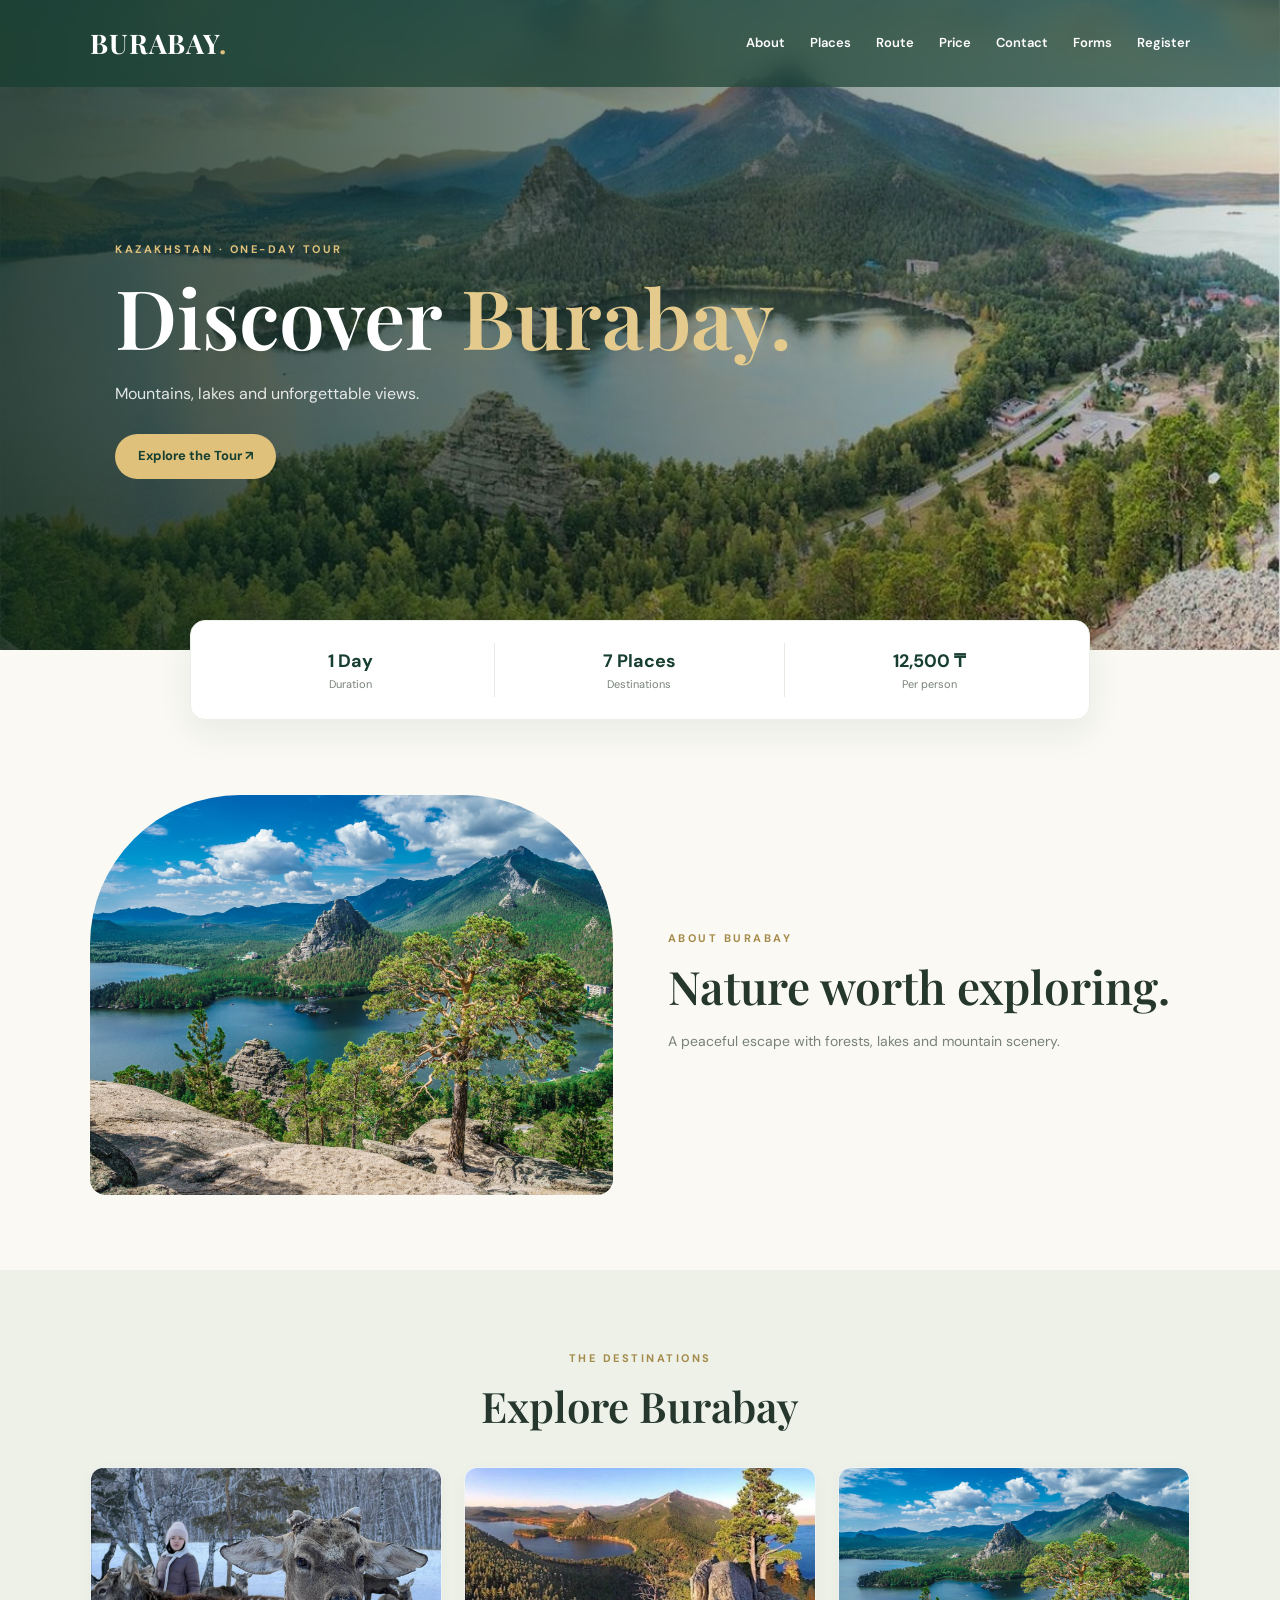
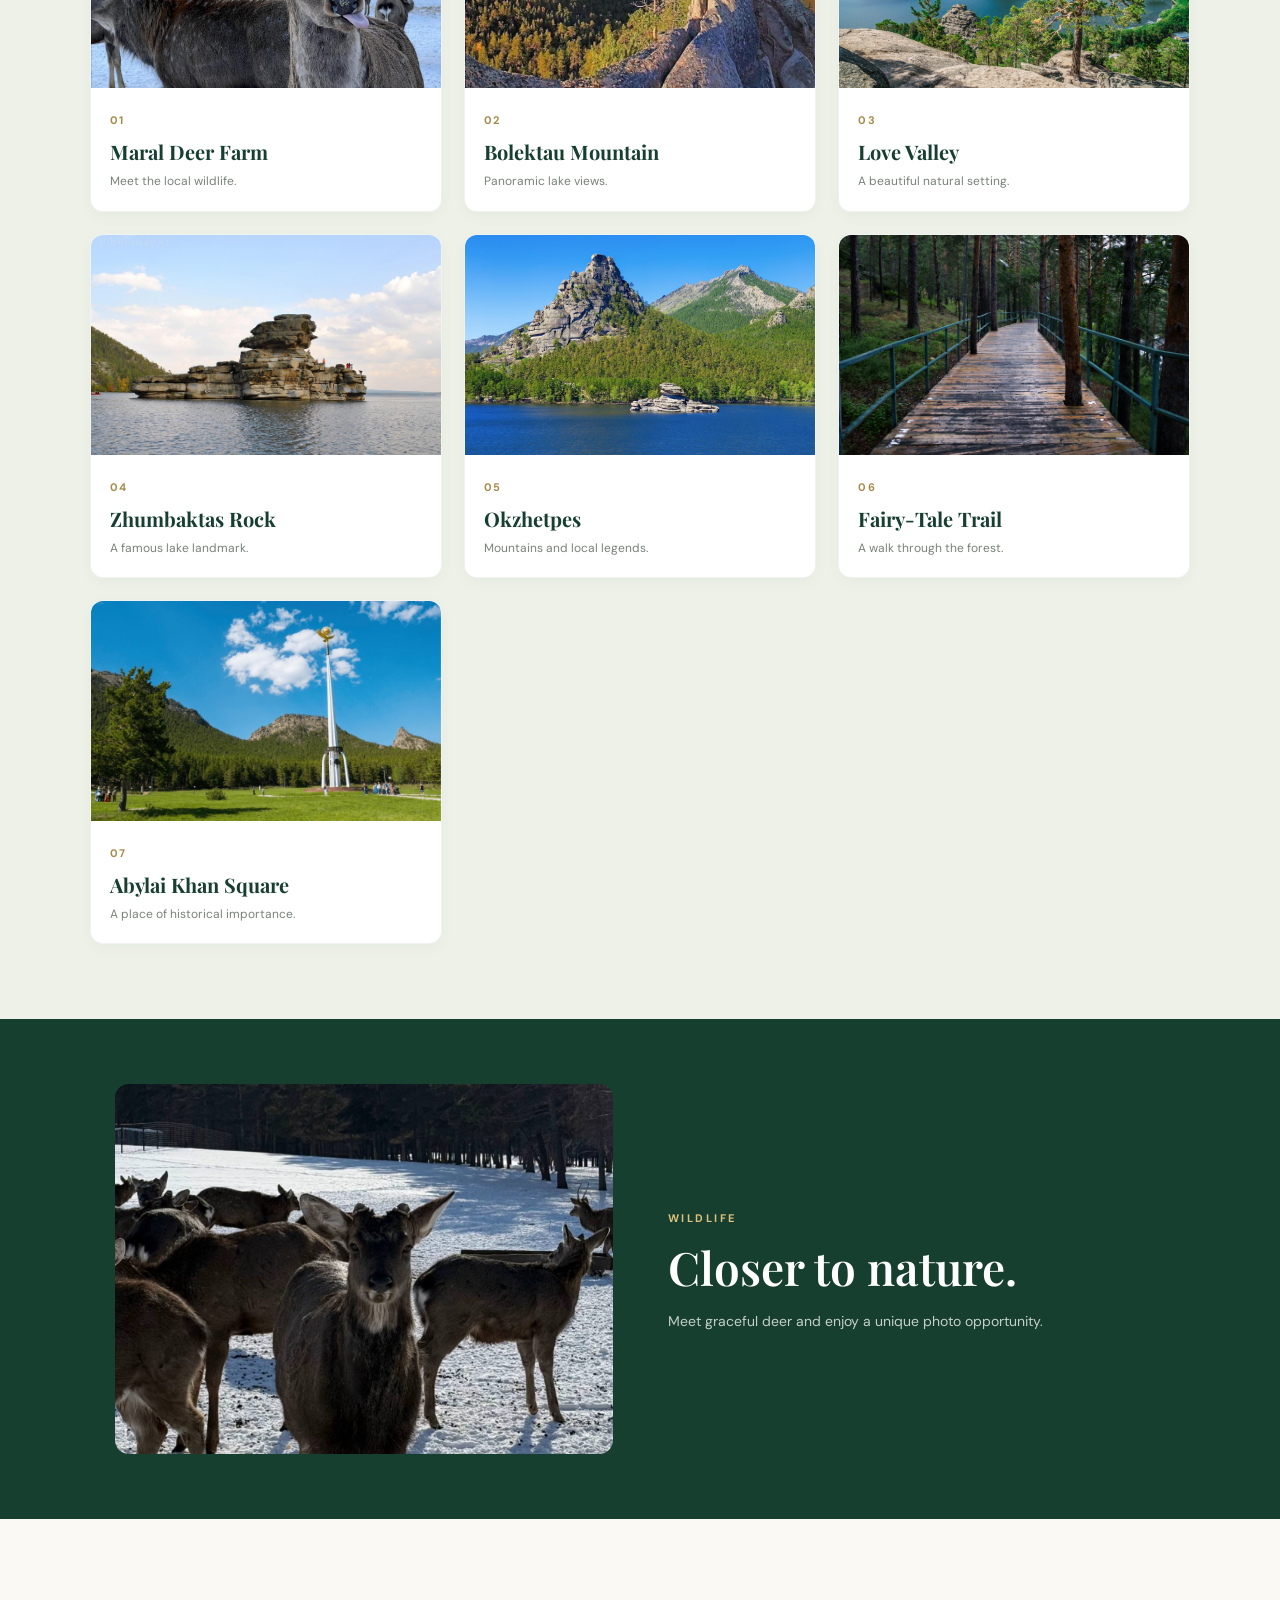
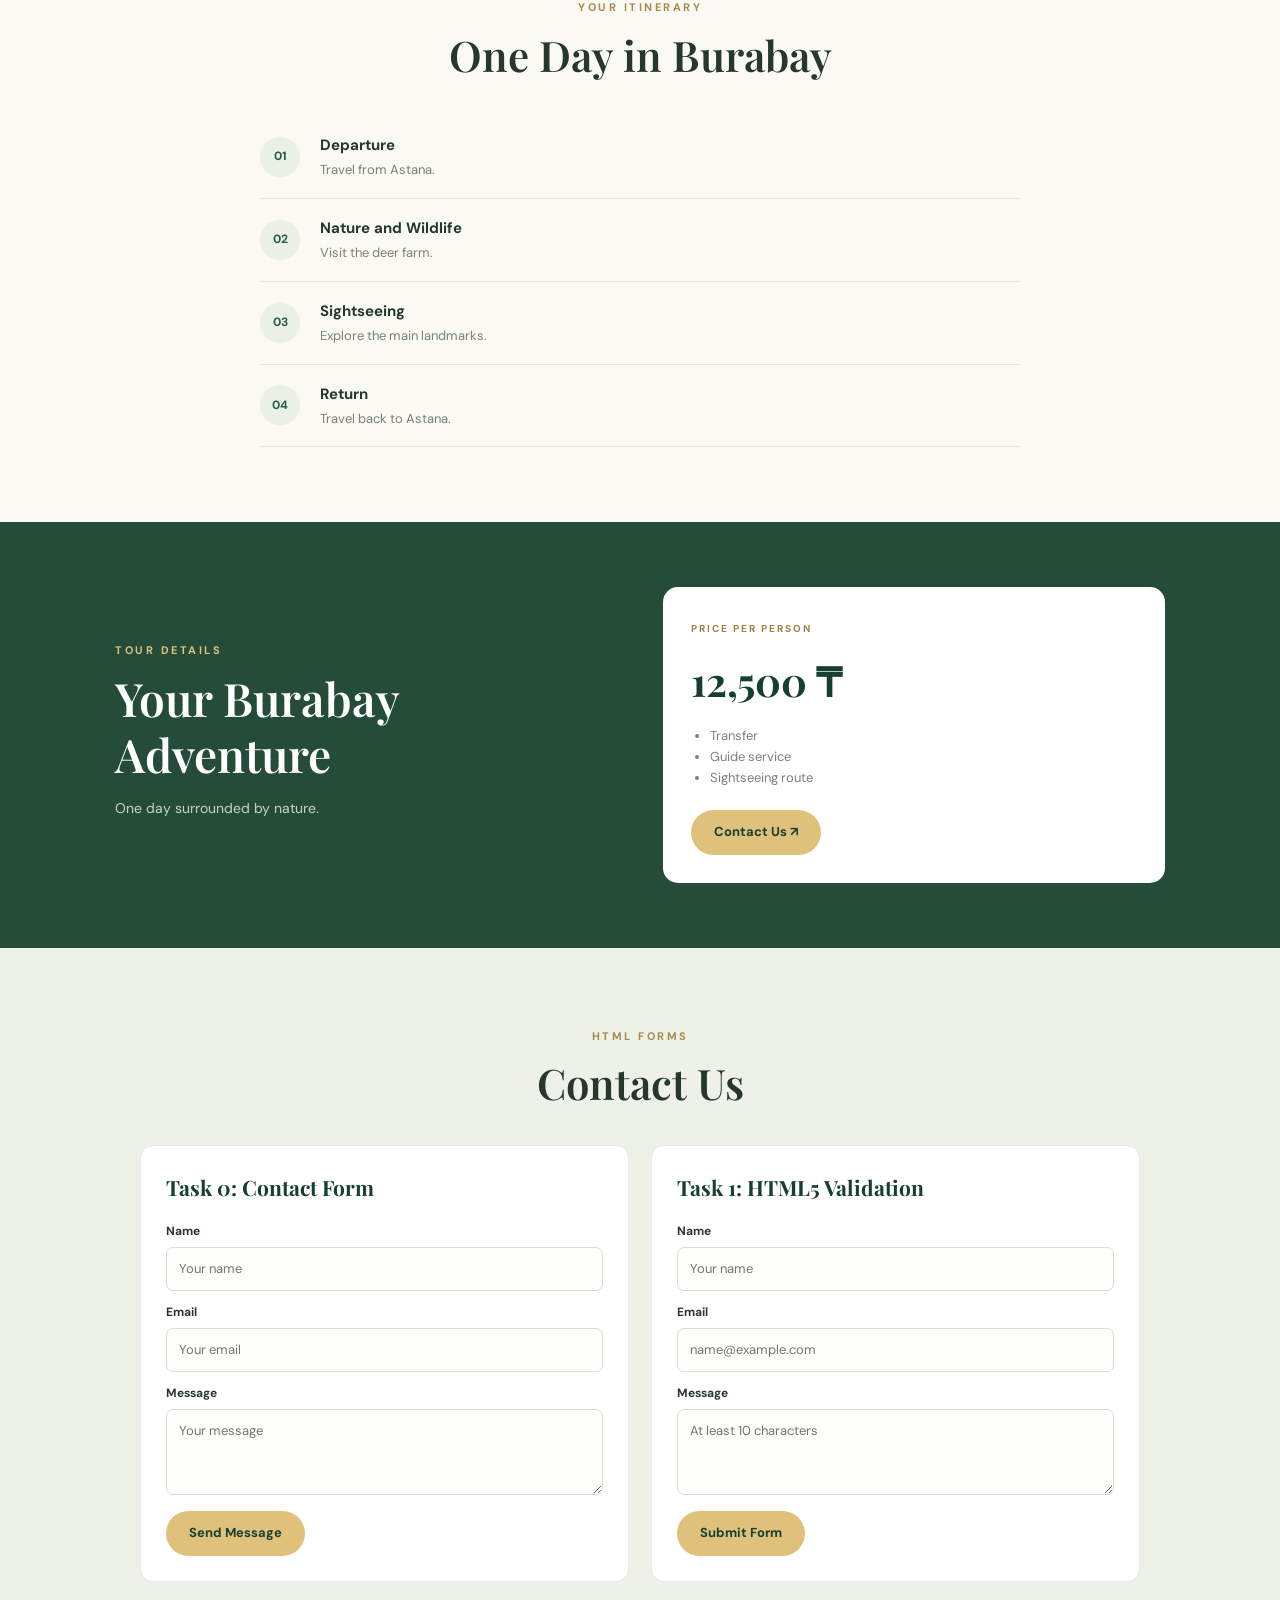
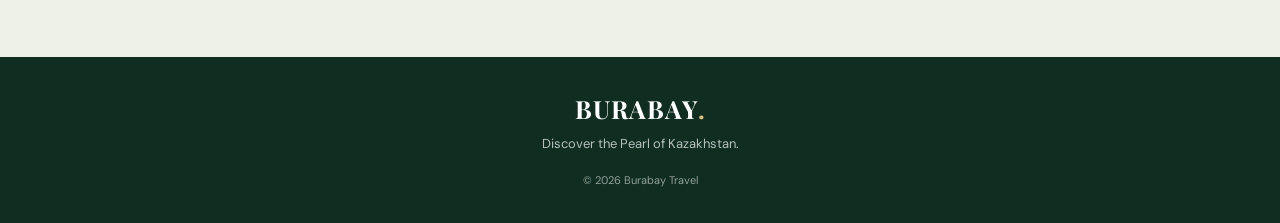
<file: index.html>
<!DOCTYPE html>
<html lang="en">
<head>
    <meta charset="UTF-8">
    <meta name="viewport" content="width=device-width, initial-scale=1.0">
    <title>Burabay Travel</title>
    <link rel="stylesheet" href="style.css">
</head>
<body>

<header class="site-header">
    <a href="#" class="logo">BURABAY<span>.</span></a>
    <nav class="main-nav">
    <a href="#about">About</a>
    <a href="#places">Places</a>
    <a href="#route">Route</a>
    <a href="#booking">Price</a>
    <a href="#contact">Contact</a>
    <a href="bootstrap.html">Forms</a>
    <a href="registration.html">Register</a>
</nav>
</header>

<main>

<section class="hero">
    <img class="hero-image" src="foto1.jpg" alt="Burabay landscape">
    <div class="hero-content">
        <span class="eyebrow">KAZAKHSTAN · ONE-DAY TOUR</span>
        <h1>Discover <span>Burabay.</span></h1>
        <p>Mountains, lakes and unforgettable views.</p>
        <a href="#places" class="button">Explore the Tour ↗</a>
    </div>
</section>

<section class="quick-info">
    <div class="info-item">
        <strong>1 Day</strong>
        <small>Duration</small>
    </div>
    <div class="info-item">
        <strong>7 Places</strong>
        <small>Destinations</small>
    </div>
    <div class="info-item">
        <strong>12,500 ₸</strong>
        <small>Per person</small>
    </div>
</section>

<section class="section intro" id="about">
    <div class="intro-photo">
        <img src="foto2.jpg" alt="Burabay nature">
    </div>
    <div class="intro-copy">
        <span class="eyebrow">ABOUT BURABAY</span>
        <h2>Nature worth exploring.</h2>
        <p>A peaceful escape with forests, lakes and mountain scenery.</p>
    </div>
</section>

<section class="section places-section" id="places">
    <div class="section-heading">
        <span class="eyebrow">THE DESTINATIONS</span>
        <h2>Explore Burabay</h2>
    </div>

    <div class="places-grid">
        <article class="place-card">
            <img src="foto3.jpg" alt="Maral Deer Farm">
            <div class="place-card-content">
                <span class="place-number">01</span>
                <h3>Maral Deer Farm</h3>
                <p>Meet the local wildlife.</p>
            </div>
        </article>

        <article class="place-card">
            <img src="foto4.jpg" alt="Bolektau Mountain">
            <div class="place-card-content">
                <span class="place-number">02</span>
                <h3>Bolektau Mountain</h3>
                <p>Panoramic lake views.</p>
            </div>
        </article>

        <article class="place-card">
            <img src="foto5.jpg" alt="Love Valley">
            <div class="place-card-content">
                <span class="place-number">03</span>
                <h3>Love Valley</h3>
                <p>A beautiful natural setting.</p>
            </div>
        </article>

        <article class="place-card">
            <img src="foto6.jpg" alt="Zhumbaktas Rock">
            <div class="place-card-content">
                <span class="place-number">04</span>
                <h3>Zhumbaktas Rock</h3>
                <p>A famous lake landmark.</p>
            </div>
        </article>

        <article class="place-card">
            <img src="foto7.jpg" alt="Okzhetpes">
            <div class="place-card-content">
                <span class="place-number">05</span>
                <h3>Okzhetpes</h3>
                <p>Mountains and local legends.</p>
            </div>
        </article>

        <article class="place-card">
            <img src="foto8.jpg" alt="Forest trail">
            <div class="place-card-content">
                <span class="place-number">06</span>
                <h3>Fairy-Tale Trail</h3>
                <p>A walk through the forest.</p>
            </div>
        </article>

        <article class="place-card">
            <img src="foto9.jpg" alt="Abylai Khan Square">
            <div class="place-card-content">
                <span class="place-number">07</span>
                <h3>Abylai Khan Square</h3>
                <p>A place of historical importance.</p>
            </div>
        </article>
    </div>
</section>

<section class="deer-section">
    <div class="deer-image">
        <img src="foto10.jpg" alt="Deer in Burabay">
    </div>
    <div class="deer-copy">
        <span class="eyebrow">WILDLIFE</span>
        <h2>Closer to nature.</h2>
        <p>Meet graceful deer and enjoy a unique photo opportunity.</p>
    </div>
</section>

<section class="section route-section" id="route">
    <div class="section-heading">
        <span class="eyebrow">YOUR ITINERARY</span>
        <h2>One Day in Burabay</h2>
    </div>

    <div class="timeline">
        <div class="timeline-item">
            <span>01</span>
            <div>
                <h3>Departure</h3>
                <p>Travel from Astana.</p>
            </div>
        </div>

        <div class="timeline-item">
            <span>02</span>
            <div>
                <h3>Nature and Wildlife</h3>
                <p>Visit the deer farm.</p>
            </div>
        </div>

        <div class="timeline-item">
            <span>03</span>
            <div>
                <h3>Sightseeing</h3>
                <p>Explore the main landmarks.</p>
            </div>
        </div>

        <div class="timeline-item">
            <span>04</span>
            <div>
                <h3>Return</h3>
                <p>Travel back to Astana.</p>
            </div>
        </div>
    </div>
</section>

<section class="booking-section" id="booking">
    <div class="booking-copy">
        <span class="eyebrow">TOUR DETAILS</span>
        <h2>Your Burabay Adventure</h2>
        <p>One day surrounded by nature.</p>
    </div>

    <div class="price-card">
        <span class="price-label">PRICE PER PERSON</span>
        <div class="price">12,500 ₸</div>
        <ul>
            <li>Transfer</li>
            <li>Guide service</li>
            <li>Sightseeing route</li>
        </ul>
        <a href="#contact" class="button">Contact Us ↗</a>
    </div>
</section>

<section class="section forms-section" id="contact">
    <div class="section-heading">
        <span class="eyebrow">HTML FORMS</span>
        <h2>Contact Us</h2>
    </div>

    <div class="forms-grid">
        <div class="form-panel">
            <h3>Task 0: Contact Form</h3>
            <form action="https://formspree.io/f/xwlvbypd" method="POST">

                <label for="name">Name</label>
                <input type="text" id="name" name="name" placeholder="Your name">

                <label for="email">Email</label>
                <input type="email" id="email" name="email" placeholder="Your email">

                <label for="message">Message</label>
                <textarea id="message" name="message" rows="3" placeholder="Your message"></textarea>

                <button class="button" type="submit">Send Message</button>
            </form>
        </div>

        <div class="form-panel">
            <h3>Task 1: HTML5 Validation</h3>
            <form action="#" method="get">
                <label for="fullName">Name</label>
                <input type="text" id="fullName" name="fullName" minlength="2" required placeholder="Your name">

                <label for="validEmail">Email</label>
                <input type="email" id="validEmail" name="validEmail" required placeholder="name@example.com">

                <label for="validMessage">Message</label>
                <textarea id="validMessage" name="validMessage" rows="3" minlength="10" required placeholder="At least 10 characters"></textarea>

                <button class="button" type="submit">Submit Form</button>
            </form>
        </div>
    </div>
</section>

</main>

<footer class="site-footer">
    <a href="#" class="logo">BURABAY<span>.</span></a>
    <p>Discover the Pearl of Kazakhstan.</p>
    <small>© 2026 Burabay Travel</small>
</footer>

</body>
</html>
</file>
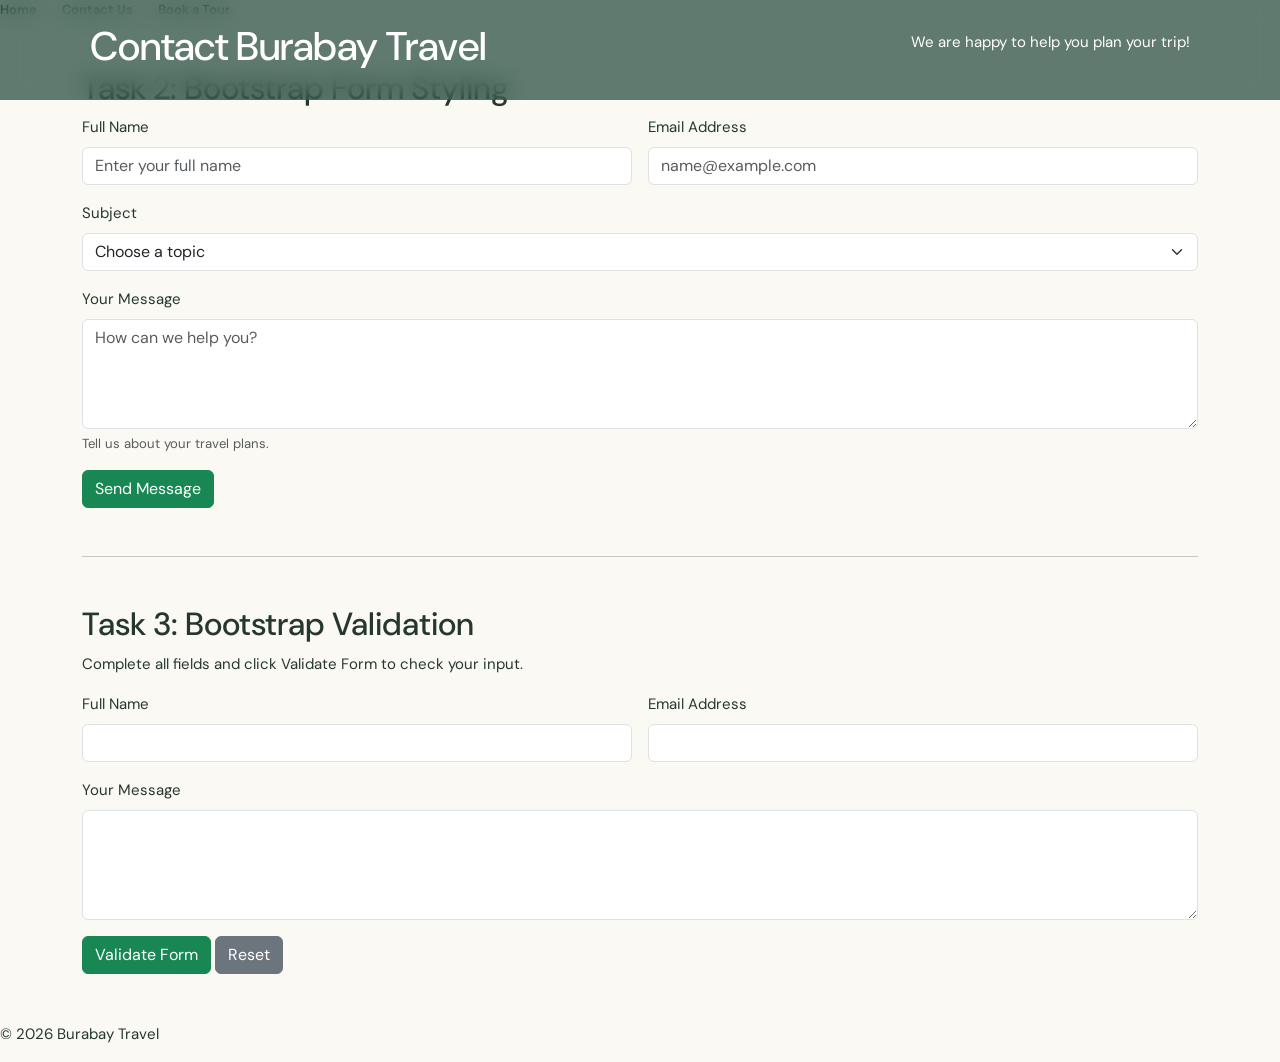
<file: bootstrap.html>
<!DOCTYPE html>
<html lang="en">
<head>
    <meta charset="UTF-8">
    <meta name="viewport" content="width=device-width, initial-scale=1.0">
    <title>Contact Us | Burabay Travel</title>
    <link href="https://cdn.jsdelivr.net/npm/bootstrap@5.3.3/dist/css/bootstrap.min.css" rel="stylesheet">
    <link rel="stylesheet" href="style.css">
</head>
<body>

    <header class="site-header">
        <h1>Contact Burabay Travel</h1>
        <p>We are happy to help you plan your trip!</p>
    </header>

    <nav class="main-nav">
        <a href="index.html">Home</a>
        <a href="bootstrap.html">Contact Us</a>
        <a href="registration.html">Book a Tour</a>
    </nav>

    <main class="container my-5">
        <h2>Task 2: Bootstrap Form Styling</h2>

        <form class="row g-3">
            <div class="col-md-6">
                <label for="contactName" class="form-label">Full Name</label>
                <input type="text" class="form-control" id="contactName" placeholder="Enter your full name">
            </div>

            <div class="col-md-6">
                <label for="contactEmail" class="form-label">Email Address</label>
                <input type="email" class="form-control" id="contactEmail" placeholder="name@example.com">
            </div>

            <div class="col-12">
                <label for="subject" class="form-label">Subject</label>
                <select class="form-select" id="subject">
                    <option value="">Choose a topic</option>
                    <option value="tour">Tour Information</option>
                    <option value="transportation">Transportation</option>
                    <option value="accommodation">Accommodation</option>
                    <option value="other">Other</option>
                </select>
            </div>

            <div class="col-12">
                <label for="contactMessage" class="form-label">Your Message</label>
                <textarea class="form-control" id="contactMessage" rows="4" placeholder="How can we help you?"></textarea>
                <div class="form-text">Tell us about your travel plans.</div>
            </div>

            <div class="col-12">
                <button type="submit" class="btn btn-success">Send Message</button>
            </div>
        </form>

        <hr class="my-5">

        <h2>Task 3: Bootstrap Validation</h2>
        <p>Complete all fields and click Validate Form to check your input.</p>

        <form class="row g-3 needs-validation" id="validationForm" novalidate>
            <div class="col-md-6">
                <label for="validName" class="form-label">Full Name</label>
                <input type="text" class="form-control" id="validName" required minlength="2">
                <div class="invalid-feedback">Please enter at least 2 characters.</div>
                <div class="valid-feedback">Looks good!</div>
            </div>

            <div class="col-md-6">
                <label for="validEmail" class="form-label">Email Address</label>
                <input type="email" class="form-control" id="validEmail" required>
                <div class="invalid-feedback">Please enter a valid email address.</div>
                <div class="valid-feedback">Your email looks good!</div>
            </div>

            <div class="col-12">
                <label for="validMessage" class="form-label">Your Message</label>
                <textarea class="form-control" id="validMessage" rows="4" required minlength="10"></textarea>
                <div class="invalid-feedback">Your message must contain at least 10 characters.</div>
                <div class="valid-feedback">Thank you for your message!</div>
            </div>

            <div class="col-12">
                <button type="submit" class="btn btn-success">Validate Form</button>
                <button type="reset" class="btn btn-secondary">Reset</button>
            </div>
        </form>
    </main>

    <footer>
        <p>&copy; 2026 Burabay Travel</p>
    </footer>

    <script>
        const forms = document.querySelectorAll(".needs-validation");

        forms.forEach(function(form) {
            form.addEventListener("submit", function(event) {
                event.preventDefault();
                event.stopPropagation();

                const inputs = form.querySelectorAll("input, textarea, select");

                inputs.forEach(function(input) {
                    input.classList.remove("is-valid", "is-invalid");

                    if (input.checkValidity()) {
                        input.classList.add("is-valid");
                    } else {
                        input.classList.add("is-invalid");
                    }
                });

                form.classList.add("was-validated");
            });

            form.addEventListener("reset", function() {
                form.classList.remove("was-validated");

                const inputs = form.querySelectorAll("input, textarea, select");

                inputs.forEach(function(input) {
                    input.classList.remove("is-valid", "is-invalid");
                });
            });
        });
    </script>

</body>
</html>
</file>
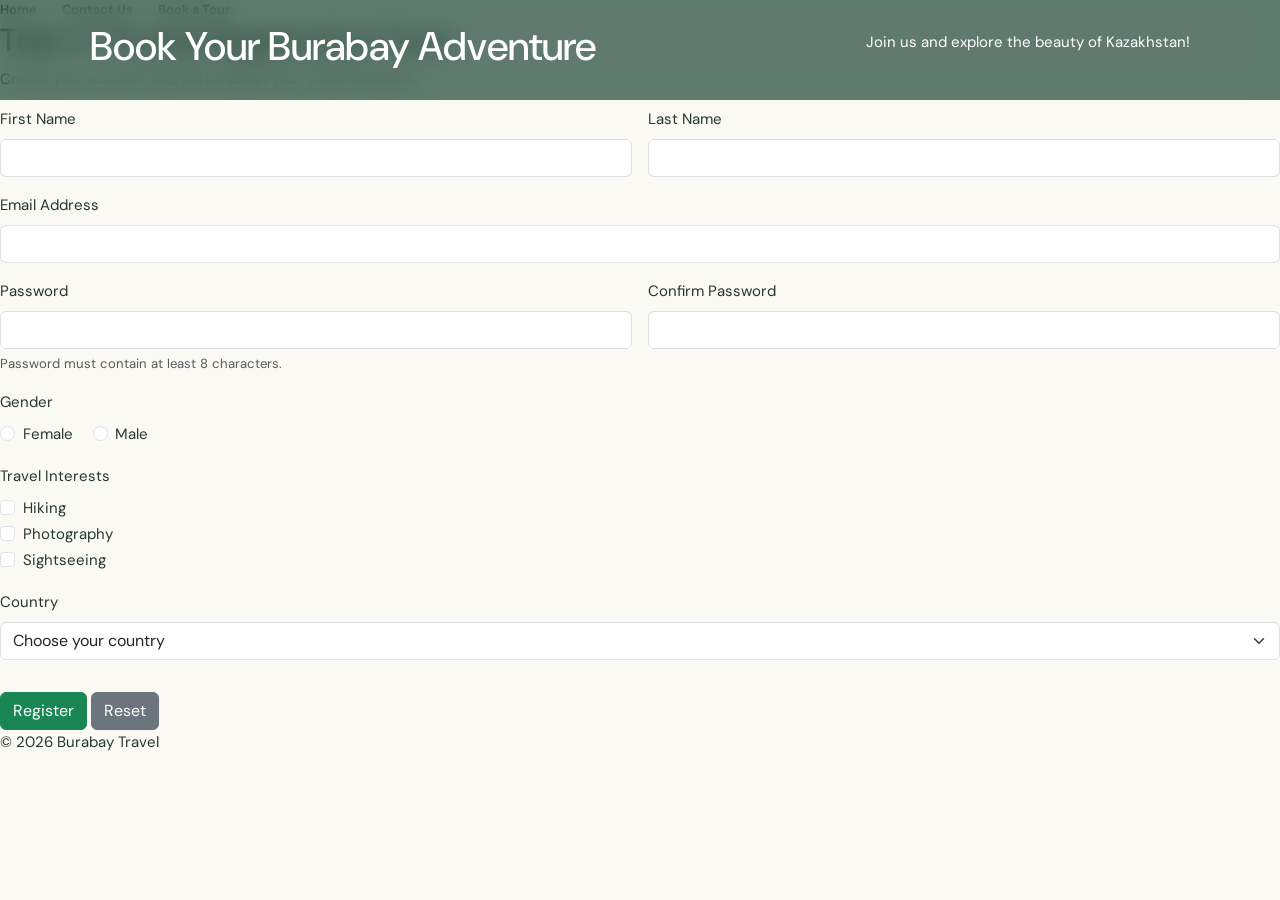
<file: registration.html>
<!DOCTYPE html>
<html lang="en">
<head>
    <meta charset="UTF-8">
    <meta name="viewport" content="width=device-width, initial-scale=1.0">
    <title>Book a Tour | Burabay Travel</title>

    <link
        href="https://cdn.jsdelivr.net/npm/bootstrap@5.3.3/dist/css/bootstrap.min.css"
        rel="stylesheet">

    <link rel="stylesheet" href="style.css">
</head>
<body>

    <header class="site-header">
        <h1>Book Your Burabay Adventure</h1>
        <p>Join us and explore the beauty of Kazakhstan!</p>
    </header>

    <nav class="main-nav">
        <a href="index.html">Home</a>
        <a href="bootstrap.html">Contact Us</a>
        <a href="registration.html">Book a Tour</a>
    </nav>

    <main class="registration-card">
        <h2>Task 4: Tourist Registration Form</h2>
        <p>Create your account and tell us about your travel interests.</p>

        <form id="registrationForm" class="row g-3 needs-validation" novalidate>
            <div class="col-md-6">
                <label for="firstName" class="form-label">First Name</label>
                <input
                    type="text"
                    class="form-control"
                    id="firstName"
                    required
                    minlength="2">
                <div class="invalid-feedback">
                    Please enter your first name.
                </div>
            </div>

            <div class="col-md-6">
                <label for="lastName" class="form-label">Last Name</label>
                <input
                    type="text"
                    class="form-control"
                    id="lastName"
                    required
                    minlength="2">
                <div class="invalid-feedback">
                    Please enter your last name.
                </div>
            </div>

            <div class="col-12">
                <label for="email" class="form-label">Email Address</label>
                <input
                    type="email"
                    class="form-control"
                    id="email"
                    required>
                <div class="invalid-feedback">
                    Please enter a valid email address.
                </div>
            </div>

            <div class="col-md-6">
                <label for="password" class="form-label">Password</label>
                <input
                    type="password"
                    class="form-control"
                    id="password"
                    required
                    minlength="8">
                <div class="form-text">
                    Password must contain at least 8 characters.
                </div>
                <div class="invalid-feedback">
                    Please enter a password with at least 8 characters.
                </div>
            </div>

            <div class="col-md-6">
                <label for="confirmPassword" class="form-label">
                    Confirm Password
                </label>
                <input
                    type="password"
                    class="form-control"
                    id="confirmPassword"
                    required>
                <div class="invalid-feedback">
                    Passwords do not match.
                </div>
            </div>

            <div class="col-12">
                <label class="form-label d-block">Gender</label>

                <div class="form-check form-check-inline">
                    <input
                        class="form-check-input"
                        type="radio"
                        name="gender"
                        id="female"
                        value="Female"
                        required>
                    <label class="form-check-label" for="female">
                        Female
                    </label>
                </div>

                <div class="form-check form-check-inline">
                    <input
                        class="form-check-input"
                        type="radio"
                        name="gender"
                        id="male"
                        value="Male"
                        required>
                    <label class="form-check-label" for="male">
                        Male
                    </label>
                </div>
                <div class="invalid-feedback">
                    Please select your gender.
                </div>
            </div>

            <div class="col-12">
                <label class="form-label d-block">Travel Interests</label>

                <div class="form-check">
                    <input
                        class="form-check-input"
                        type="checkbox"
                        id="hiking"
                        name="hobbies"
                        value="Hiking">
                    <label class="form-check-label" for="hiking">
                        Hiking
                    </label>
                </div>

                <div class="form-check">
                    <input
                        class="form-check-input"
                        type="checkbox"
                        id="photography"
                        name="hobbies"
                        value="Photography">
                    <label class="form-check-label" for="photography">
                        Photography
                    </label>
                </div>

                <div class="form-check">
                    <input
                        class="form-check-input"
                        type="checkbox"
                        id="sightseeing"
                        name="hobbies"
                        value="Sightseeing">
                    <label class="form-check-label" for="sightseeing">
                        Sightseeing
                    </label>
                </div>
            </div>

            <div class="col-12">
                <label for="country" class="form-label">Country</label>
                <select class="form-select" id="country" required>
                    <option value="">Choose your country</option>
                    <option value="Kazakhstan">Kazakhstan</option>
                    <option value="United States">United States</option>
                    <option value="United Kingdom">United Kingdom</option>
                    <option value="Other">Other</option>
                </select>
                <div class="invalid-feedback">
                    Please select your country.
                </div>
            </div>

            <div class="col-12">
                <div id="successMessage"
                     class="alert alert-success d-none"
                     role="status">
                    Your form has been completed successfully!
                </div>
            </div>

            <div class="col-12">
                <button type="submit" class="btn btn-success">
                    Register
                </button>
                <button type="reset" class="btn btn-secondary">
                    Reset
                </button>
            </div>
        </form>
    </main>

    <footer>
        <p>&copy; 2026 Burabay Travel</p>
    </footer>

    <script>
        const form = document.getElementById("registrationForm");
        const password = document.getElementById("password");
        const confirmPassword = document.getElementById("confirmPassword");
        const successMessage = document.getElementById("successMessage");

        function validatePasswords() {
            if (confirmPassword.value !== password.value) {
                confirmPassword.setCustomValidity("Passwords do not match");
            } else {
                confirmPassword.setCustomValidity("");
            }
        }

        password.addEventListener("input", validatePasswords);
        confirmPassword.addEventListener("input", validatePasswords);

        form.addEventListener("submit", function(event) {
            event.preventDefault();
            validatePasswords();

            if (!form.checkValidity()) {
                event.stopPropagation();
                successMessage.classList.add("d-none");
            } else {
                successMessage.classList.remove("d-none");
            }

            form.classList.add("was-validated");
        });

        form.addEventListener("reset", function() {
            form.classList.remove("was-validated");
            successMessage.classList.add("d-none");
            confirmPassword.setCustomValidity("");
        });
    </script>

</body>
</html>
</file>
<file: style.css>
@import url('https://fonts.googleapis.com/css2?family=DM+Sans:wght@400;500;600;700&family=Playfair+Display:wght@500;600;700&display=swap');

:root {
    --forest: #173f30;
    --green: #285b43;
    --mint: #eaf0e6;
    --cream: #faf9f4;
    --gold: #dfc17b;
    --text: #26382e;
    --muted: #788279;
    --white: #ffffff;
}

* {
    box-sizing: border-box;
}

html {
    scroll-behavior: smooth;
    scroll-padding-top: 90px;
}

body {
    margin: 0;
    background: var(--cream);
    color: var(--text);
    font-family: 'DM Sans', Arial, sans-serif;
    font-size: 15px;
    line-height: 1.6;
}

img {
    display: block;
    width: 100%;
    max-width: 100%;
}

a {
    color: inherit;
    text-decoration: none;
}

button,
input,
textarea {
    font: inherit;
}

.site-header {
    position: absolute;
    z-index: 10;
    top: 0;
    left: 0;
    display: flex;
    align-items: center;
    justify-content: space-between;
    width: 100%;
    padding: 22px 7%;
    background: rgba(23, 63, 48, 0.68);
    backdrop-filter: blur(12px);
    color: white;
}

.logo {
    flex-shrink: 0;
    font-family: 'Playfair Display', Georgia, serif;
    font-size: 27px;
    font-weight: 700;
    letter-spacing: 1px;
}

.logo span {
    color: var(--gold);
}

.main-nav {
    display: flex;
    align-items: center;
    flex-wrap: wrap;
    gap: 25px;
}

.main-nav a {
    font-size: 13px;
    font-weight: 600;
    transition: color 0.2s;
}

.main-nav a:hover {
    color: var(--gold);
}

.hero {
    position: relative;
    display: flex;
    align-items: center;
    min-height: 650px;
    overflow: hidden;
    background: var(--forest);
    color: white;
}

.hero-image {
    position: absolute;
    inset: 0;
    width: 100%;
    height: 100%;
    object-fit: cover;
    object-position: center;
}

.hero::after {
    position: absolute;
    inset: 0;
    content: "";
    background: linear-gradient(
        90deg,
        rgba(10, 35, 25, 0.82),
        rgba(10, 35, 25, 0.42) 65%,
        rgba(10, 35, 25, 0.12)
    );
}

.hero-content {
    position: relative;
    z-index: 1;
    width: min(700px, 84%);
    margin-left: 9%;
    padding-top: 65px;
}

.eyebrow {
    display: inline-block;
    margin-bottom: 12px;
    color: #a58b4b;
    font-size: 11px;
    font-weight: 700;
    letter-spacing: 2.5px;
    text-transform: uppercase;
}

.hero .eyebrow,
.deer-copy .eyebrow,
.booking-copy .eyebrow {
    color: var(--gold);
}

.hero h1 {
    margin: 0;
    font-family: 'Playfair Display', Georgia, serif;
    font-size: clamp(48px, 6.5vw, 82px);
    font-weight: 600;
    line-height: 1.1;
}

.hero h1 span {
    color: #e4cb8d;
}

.hero-content p {
    margin: 20px 0 27px;
    color: rgba(255, 255, 255, 0.85);
    font-size: 16px;
}

.button {
    display: inline-flex;
    align-items: center;
    justify-content: center;
    min-height: 45px;
    padding: 11px 22px;
    border: 1px solid transparent;
    border-radius: 30px;
    background: var(--gold);
    color: var(--forest);
    font-size: 13px;
    font-weight: 700;
    cursor: pointer;
    transition: transform 0.2s, background 0.2s;
}

.button:hover {
    transform: translateY(-2px);
    background: #ecd69e;
}

.quick-info {
    position: relative;
    z-index: 2;
    display: grid;
    grid-template-columns: repeat(3, minmax(0, 1fr));
    width: min(900px, calc(100% - 40px));
    margin: -30px auto 0;
    padding: 22px 15px;
    border: 1px solid #edf0e9;
    border-radius: 15px;
    background: white;
    box-shadow: 0 12px 35px rgba(23, 63, 48, 0.08);
}

.info-item {
    display: flex;
    flex-direction: column;
    align-items: center;
    padding: 4px 12px;
    border-right: 1px solid #e6eae2;
    text-align: center;
}

.info-item:last-child {
    border-right: none;
}

.info-item strong {
    color: var(--forest);
    font-size: 18px;
}

.info-item small {
    color: var(--muted);
    font-size: 11px;
}

.section {
    padding: 75px 7%;
}

.intro {
    display: grid;
    grid-template-columns: repeat(2, minmax(0, 1fr));
    align-items: center;
    gap: 55px;
}

.intro-photo {
    min-width: 0;
}

.intro-photo img {
    height: 400px;
    border-radius: 150px 150px 16px 16px;
    object-fit: cover;
}

.intro-copy h2,
.deer-copy h2,
.booking-copy h2 {
    margin: 0 0 15px;
    font-family: 'Playfair Display', Georgia, serif;
    font-size: clamp(32px, 4vw, 46px);
    font-weight: 600;
    line-height: 1.2;
}

.intro-copy p,
.deer-copy p,
.booking-copy p {
    max-width: 450px;
    color: var(--muted);
    font-size: 14px;
}

.places-section {
    background: #edf1e8;
}

.section-heading {
    max-width: 650px;
    margin: 0 auto 35px;
    text-align: center;
}

.section-heading h2 {
    margin: 0;
    font-family: 'Playfair Display', Georgia, serif;
    font-size: clamp(30px, 4vw, 42px);
    font-weight: 600;
    line-height: 1.25;
}

.places-grid {
    display: grid;
    grid-template-columns: repeat(3, minmax(0, 1fr));
    gap: 22px;
    width: 100%;
    max-width: 1200px;
    margin: 0 auto;
}

.place-card {
    min-width: 0;
    overflow: hidden;
    border: 1px solid rgba(23, 63, 48, 0.06);
    border-radius: 13px;
    background: white;
    box-shadow: 0 4px 15px rgba(23, 63, 48, 0.035);
    transition: transform 0.25s, box-shadow 0.25s;
}

.place-card:hover {
    transform: translateY(-5px);
    box-shadow: 0 12px 28px rgba(23, 63, 48, 0.1);
}

.place-card img {
    width: 100%;
    height: 220px;
    object-fit: cover;
    object-position: center;
    transition: transform 0.35s;
}

.place-card:hover img {
    transform: scale(1.035);
}

.place-card-content {
    padding: 19px;
}

.place-number {
    color: #a58b4b;
    font-size: 11px;
    font-weight: 700;
    letter-spacing: 1.5px;
}

.place-card h3 {
    margin: 7px 0;
    color: var(--forest);
    font-family: 'Playfair Display', Georgia, serif;
    font-size: 20px;
    line-height: 1.35;
}

.place-card p {
    margin: 0;
    color: var(--muted);
    font-size: 12px;
}

.deer-section {
    display: grid;
    grid-template-columns: repeat(2, minmax(0, 1fr));
    align-items: center;
    gap: 55px;
    padding: 65px 9%;
    background: var(--forest);
    color: white;
}

.deer-image {
    min-width: 0;
}

.deer-image img {
    height: 370px;
    border-radius: 14px;
    object-fit: cover;
}

.deer-copy p {
    margin-bottom: 0;
    color: rgba(255, 255, 255, 0.75);
}

.route-section {
    background: var(--cream);
}

.timeline {
    max-width: 760px;
    margin: 0 auto;
}

.timeline-item {
    display: grid;
    grid-template-columns: 43px minmax(0, 1fr);
    align-items: center;
    gap: 17px;
    padding: 17px 0;
    border-bottom: 1px solid #e4e8df;
}

.timeline-item > span {
    display: grid;
    width: 40px;
    height: 40px;
    place-items: center;
    border-radius: 50%;
    background: var(--mint);
    color: var(--green);
    font-size: 12px;
    font-weight: 700;
}

.timeline-item h3 {
    margin: 0 0 3px;
    font-size: 15px;
}

.timeline-item p {
    margin: 0;
    color: var(--muted);
    font-size: 13px;
}

.booking-section {
    display: grid;
    grid-template-columns: repeat(2, minmax(0, 1fr));
    align-items: center;
    gap: 45px;
    padding: 65px 9%;
    background: #244c39;
    color: white;
}

.booking-copy h2 {
    color: white;
}

.booking-copy p {
    color: rgba(255, 255, 255, 0.75);
}

.price-card {
    padding: 28px;
    border-radius: 15px;
    background: white;
    color: var(--text);
}

.price-label {
    color: #9b8145;
    font-size: 10px;
    font-weight: 700;
    letter-spacing: 2px;
}

.price {
    margin: 10px 0;
    color: var(--forest);
    font-family: 'Playfair Display', Georgia, serif;
    font-size: 40px;
    font-weight: 700;
}

.price-card ul {
    padding-left: 19px;
    color: var(--muted);
    font-size: 13px;
}

.price-card .button {
    margin-top: 8px;
}

.forms-section {
    background: #edf1e8;
}

.forms-grid {
    display: grid;
    grid-template-columns: repeat(2, minmax(0, 1fr));
    gap: 22px;
    max-width: 1000px;
    margin: 0 auto;
}

.form-panel {
    min-width: 0;
    padding: 25px;
    border: 1px solid #e7ebe3;
    border-radius: 13px;
    background: white;
}

.form-panel h3 {
    margin: 0 0 18px;
    color: var(--forest);
    font-family: 'Playfair Display', Georgia, serif;
    font-size: 21px;
}

.form-panel label {
    display: block;
    margin: 12px 0 5px;
    font-size: 12px;
    font-weight: 700;
}

.form-panel input,
.form-panel textarea {
    display: block;
    width: 100%;
    min-width: 0;
    padding: 11px 12px;
    border: 1px solid #d7dfd4;
    border-radius: 7px;
    outline: none;
    background: #fdfdfb;
    color: var(--text);
    font-family: inherit;
    font-size: 13px;
    transition: border-color 0.2s, box-shadow 0.2s;
}

.form-panel input:focus,
.form-panel textarea:focus {
    border-color: var(--green);
    box-shadow: 0 0 0 3px rgba(40, 91, 67, 0.1);
}

.form-panel textarea {
    min-height: 85px;
    resize: vertical;
}

.form-panel .button {
    margin-top: 16px;
}

.site-footer {
    padding: 32px 20px;
    background: #102d22;
    color: white;
    text-align: center;
}

.site-footer .logo {
    font-size: 25px;
}

.site-footer p {
    margin: 5px 0 12px;
    color: rgba(255, 255, 255, 0.7);
    font-size: 13px;
}

.site-footer small {
    color: rgba(255, 255, 255, 0.55);
    font-size: 11px;
}

@media (max-width: 900px) {
    .site-header {
        padding: 20px 4%;
    }

    .main-nav {
        gap: 15px;
    }

    .places-grid {
        grid-template-columns: repeat(2, minmax(0, 1fr));
    }

    .intro,
    .deer-section,
    .booking-section {
        gap: 30px;
    }

    .place-card img {
        height: 210px;
    }
}

@media (max-width: 650px) {
    html {
        scroll-padding-top: 15px;
    }

    .site-header {
        position: relative;
        flex-direction: column;
        gap: 12px;
        padding: 17px 12px;
        background: var(--forest);
    }

    .logo {
        font-size: 25px;
    }

    .main-nav {
        justify-content: center;
        gap: 10px 16px;
    }

    .main-nav a {
        font-size: 12px;
    }

    .hero {
        min-height: 510px;
    }

    .hero-content {
        width: 88%;
        margin: 0 auto;
        padding: 0;
    }

    .hero h1 {
        font-size: clamp(43px, 11vw, 60px);
    }

    .hero-content p {
        font-size: 14px;
    }

    .quick-info {
        grid-template-columns: repeat(3, minmax(0, 1fr));
        width: calc(100% - 28px);
        margin-top: 16px;
        padding: 16px 5px;
    }

    .info-item {
        padding: 4px;
    }

    .info-item strong {
        font-size: 14px;
    }

    .info-item small {
        font-size: 10px;
    }

    .section {
        padding: 48px 18px;
    }

    .intro,
    .deer-section,
    .booking-section {
        grid-template-columns: minmax(0, 1fr);
        gap: 25px;
    }

    .intro-photo img {
        height: 310px;
        border-radius: 120px 120px 14px 14px;
    }

    .intro-copy h2,
    .deer-copy h2,
    .booking-copy h2 {
        font-size: 34px;
    }

    .section-heading {
        margin-bottom: 25px;
    }

    .section-heading h2 {
        font-size: 31px;
    }

    .places-grid {
        grid-template-columns: minmax(0, 1fr);
        gap: 17px;
    }

    .place-card img {
        height: 235px;
    }

    .place-card-content {
        padding: 17px;
    }

    .deer-section,
    .booking-section {
        padding: 45px 20px;
    }

    .deer-image img {
        height: 290px;
    }

    .timeline-item {
        gap: 12px;
    }

    .price-card {
        padding: 22px;
    }

    .price {
        font-size: 35px;
    }

    .forms-grid {
        grid-template-columns: minmax(0, 1fr);
        gap: 17px;
    }

    .form-panel {
        padding: 20px;
    }
}
</file>
